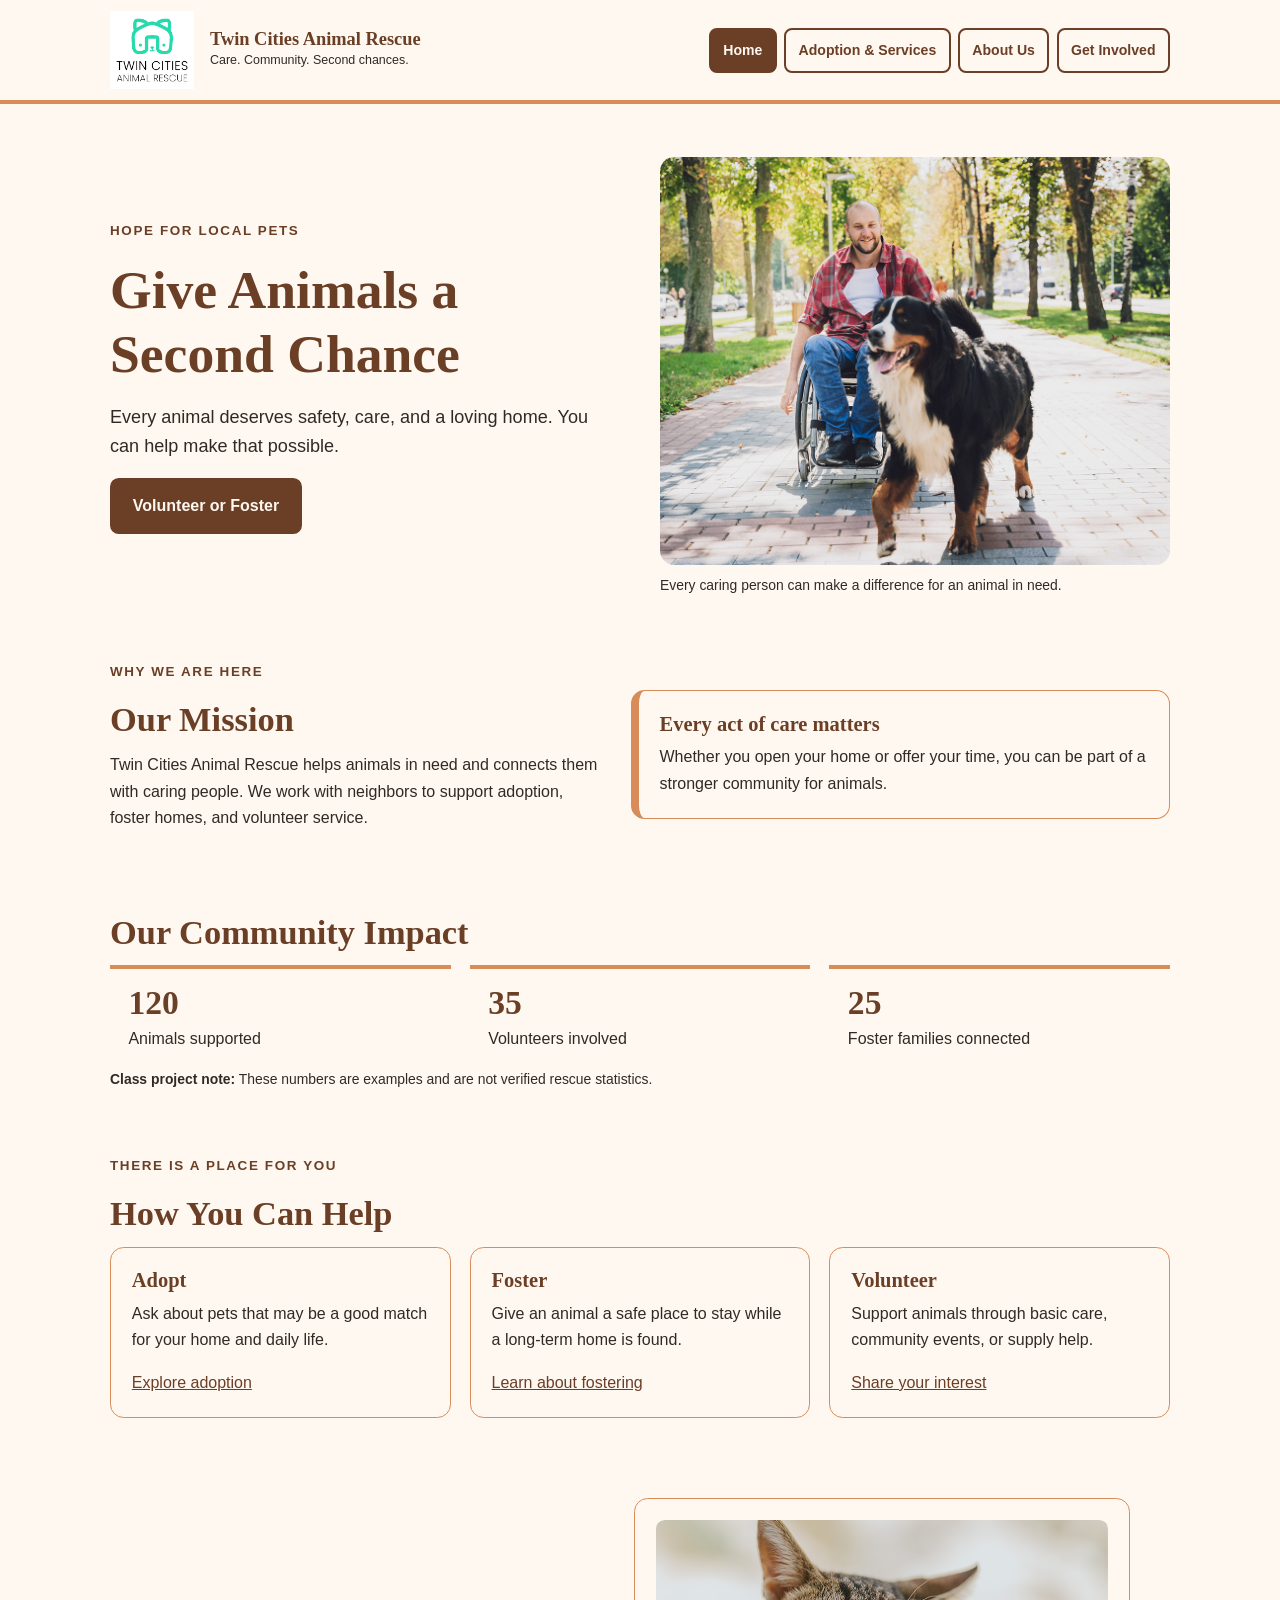
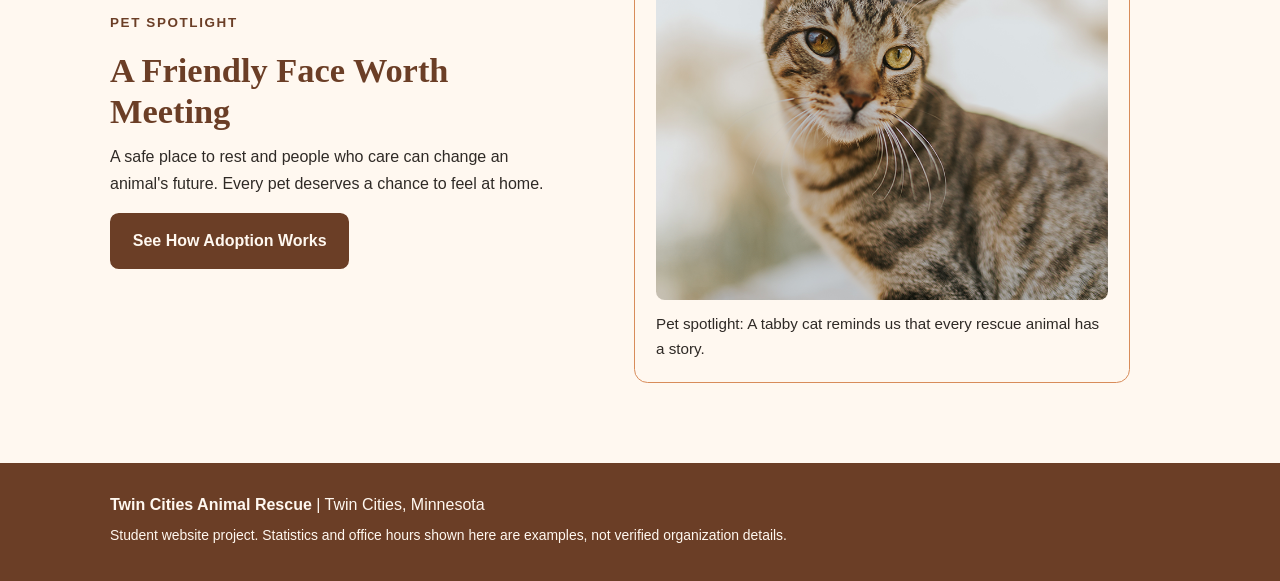
<file: index.html>
<!DOCTYPE html>
<html lang="en">
<head>
  <meta charset="UTF-8">
  <meta name="viewport" content="width=device-width, initial-scale=1.0">
  <meta name="description" content="Learn how to support animal adoption, foster care, and volunteer work with Twin Cities Animal Rescue.">
  <title>Home | Twin Cities Animal Rescue</title>
  <link rel="stylesheet" href="styles.css">
  <script src="script.js" defer></script>
</head>
<body>
  <a class="skip-link" href="#main-content">Skip to main content</a>
  <header class="site-header">
    <div class="header-inner">
      <a class="brand" href="index.html" aria-label="Twin Cities Animal Rescue home">
        <img src="assets/rescue-logo.png" alt="" width="76" height="70">
        <span><span class="brand-name">Twin Cities Animal Rescue</span>
          <span class="brand-tag">Care. Community. Second chances.</span></span>
      </a>
      <nav class="site-nav" aria-label="Main navigation">
        <ul>
          <li><a href="index.html" aria-current="page">Home</a></li>
          <li><a href="services.html">Adoption & Services</a></li>
          <li><a href="about.html">About Us</a></li>
          <li><a href="contact.html">Get Involved</a></li>
        </ul>
      </nav>
    </div>
  </header>
  <main id="main-content" class="page-wrap">
<section class="hero" aria-labelledby="home-heading">
      <div class="hero-copy">
        <p class="eyebrow">Hope for local pets</p>
        <h1 id="home-heading">Give Animals a Second Chance</h1>
        <p class="lead">Every animal deserves safety, care, and a loving home. You can help make that possible.</p>
        <a class="button" href="contact.html">Volunteer or Foster</a>
      </div>
      <figure class="hero-media">
        <picture>
          <source media="(min-width: 760px)" srcset="assets/rescue-feature-large.png">
          <img src="assets/rescue-feature-small.png"
            alt="Person using a wheelchair spending time with a dog on a park path" width="800" height="800">
        </picture>
        <figcaption class="photo-credit">Every caring person can make a difference for an animal in need.</figcaption>
      </figure>
    </section>
    <section class="section split" aria-labelledby="mission-heading">
      <div>
        <p class="eyebrow">Why we are here</p>
        <h2 id="mission-heading">Our Mission</h2>
        <p>Twin Cities Animal Rescue helps animals in need and connects them with caring people. We work with neighbors to support adoption, foster homes, and volunteer service.</p>
      </div>
      <div class="callout">
        <h3>Every act of care matters</h3>
        <p>Whether you open your home or offer your time, you can be part of a stronger community for animals.</p>
      </div>
    </section>
    <section class="section" aria-labelledby="impact-heading">
      <h2 id="impact-heading">Our Community Impact</h2>
      <div class="impact-list">
        <div class="impact-item"><p class="impact-number">120</p><p class="impact-caption">Animals supported</p></div>
        <div class="impact-item"><p class="impact-number">35</p><p class="impact-caption">Volunteers involved</p></div>
        <div class="impact-item"><p class="impact-number">25</p><p class="impact-caption">Foster families connected</p></div>
      </div>
      <p class="note"><strong>Class project note:</strong> These numbers are examples and are not verified rescue statistics.</p>
    </section>
    <section class="section" aria-labelledby="help-heading">
      <p class="eyebrow">There is a place for you</p>
      <h2 id="help-heading">How You Can Help</h2>
      <div class="cards">
        <article class="card"><h3>Adopt</h3><p>Ask about pets that may be a good match for your home and daily life.</p><a href="services.html">Explore adoption</a></article>
        <article class="card"><h3>Foster</h3><p>Give an animal a safe place to stay while a long-term home is found.</p><a href="services.html">Learn about fostering</a></article>
        <article class="card"><h3>Volunteer</h3><p>Support animals through basic care, community events, or supply help.</p><a href="contact.html">Share your interest</a></article>
      </div>
    </section>
    <section class="section split" aria-labelledby="spotlight-heading">
      <div>
        <p class="eyebrow">Pet spotlight</p>
        <h2 id="spotlight-heading">A Friendly Face Worth Meeting</h2>
        <p>A safe place to rest and people who care can change an animal's future. Every pet deserves a chance to feel at home.</p>
        <a class="button" href="services.html">See How Adoption Works</a>
      </div>
      <figure class="spotlight-card">
        <img src="assets/rescue-pet-spotlight.png" alt="Brown striped tabby cat looking at the camera" width="800" height="800" loading="lazy">
        <figcaption>Pet spotlight: A tabby cat reminds us that every rescue animal has a story.</figcaption>
      </figure>
    </section>
  </main>
  <footer class="site-footer">
    <div class="site-footer-inner">
      <p><strong>Twin Cities Animal Rescue</strong> | Twin Cities, Minnesota</p>
      <p class="note">Student website project. Statistics and office hours shown here are examples, not verified organization details.</p>
    </div>
  </footer>
</body>
</html>
</file>
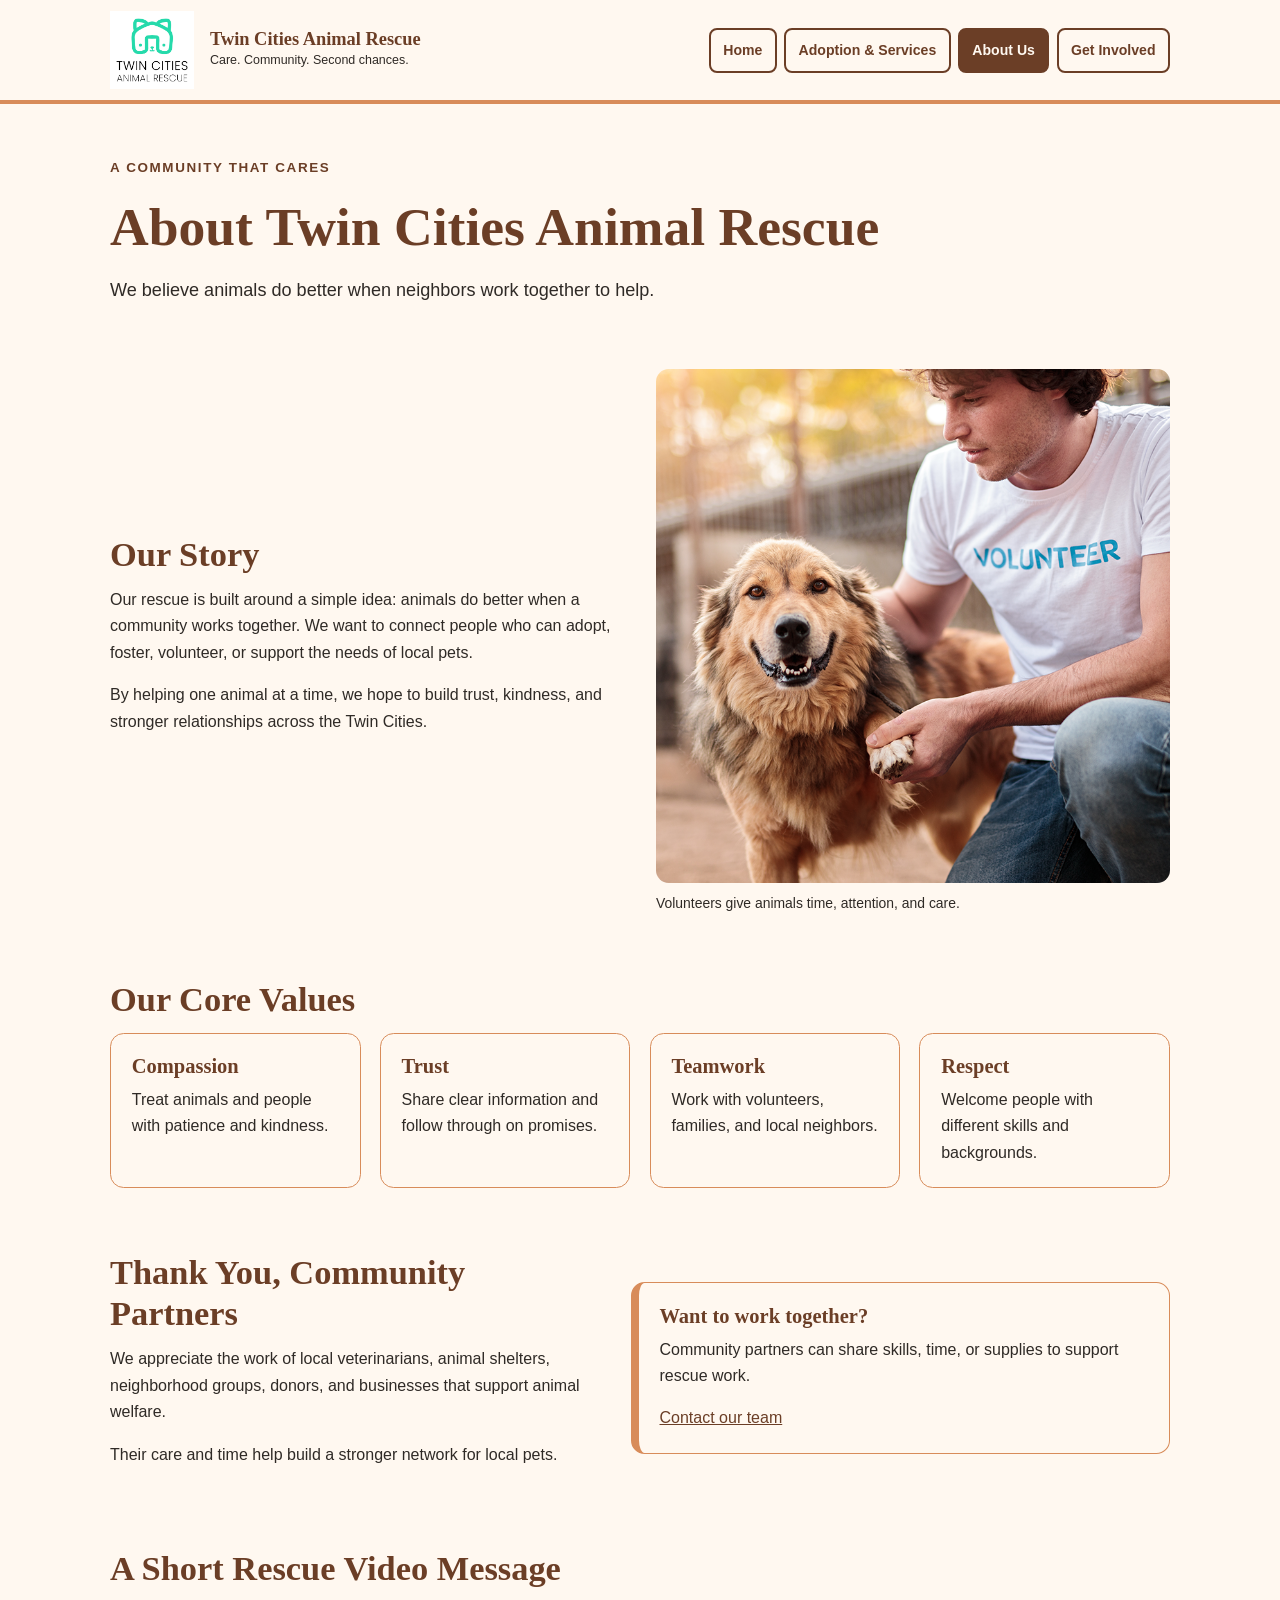
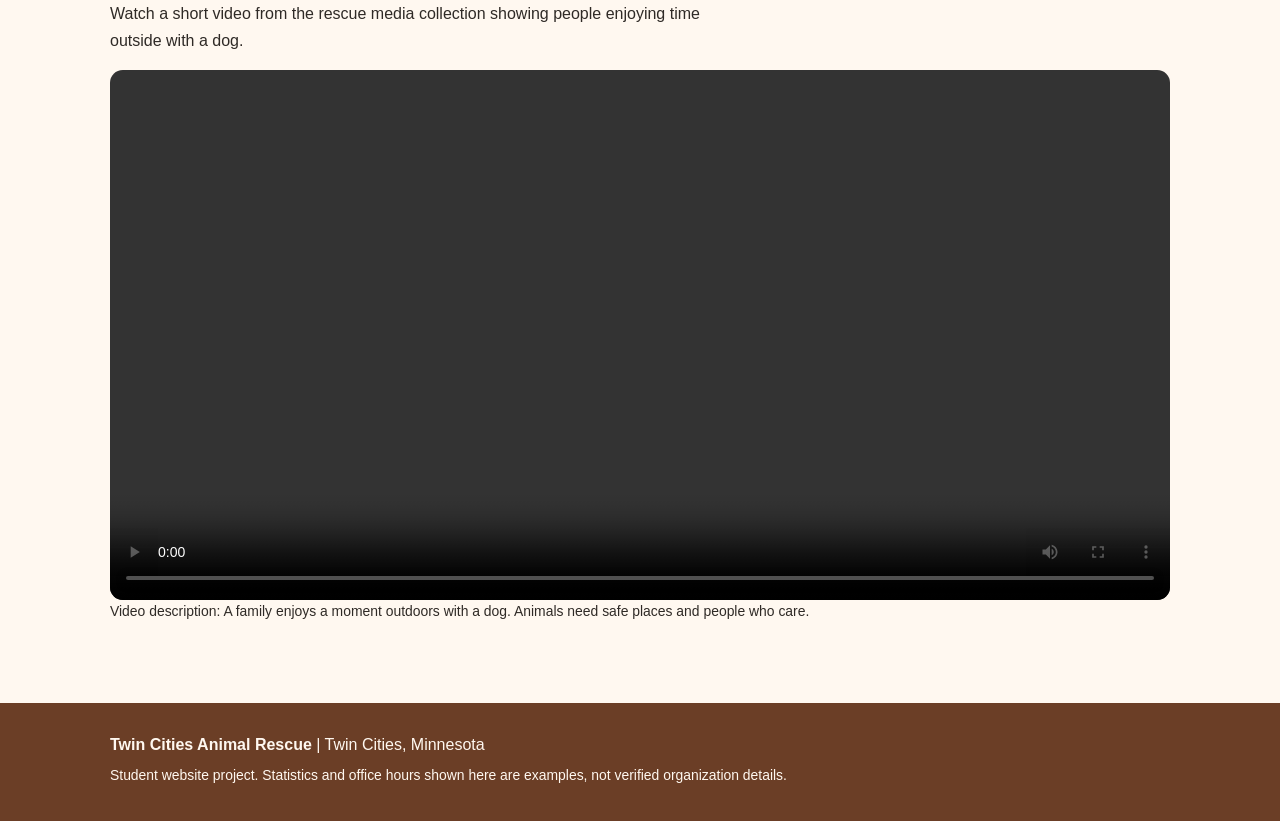
<file: about.html>
<!DOCTYPE html>
<html lang="en">
<head>
  <meta charset="UTF-8">
  <meta name="viewport" content="width=device-width, initial-scale=1.0">
  <meta name="description" content="Learn how to support animal adoption, foster care, and volunteer work with Twin Cities Animal Rescue.">
  <title>About Us | Twin Cities Animal Rescue</title>
  <link rel="stylesheet" href="styles.css">
  <script src="script.js" defer></script>
</head>
<body>
  <a class="skip-link" href="#main-content">Skip to main content</a>
  <header class="site-header">
    <div class="header-inner">
      <a class="brand" href="index.html" aria-label="Twin Cities Animal Rescue home">
        <img src="assets/rescue-logo.png" alt="" width="76" height="70">
        <span><span class="brand-name">Twin Cities Animal Rescue</span>
          <span class="brand-tag">Care. Community. Second chances.</span></span>
      </a>
      <nav class="site-nav" aria-label="Main navigation">
        <ul>
          <li><a href="index.html">Home</a></li>
          <li><a href="services.html">Adoption & Services</a></li>
          <li><a href="about.html" aria-current="page">About Us</a></li>
          <li><a href="contact.html">Get Involved</a></li>
        </ul>
      </nav>
    </div>
  </header>
  <main id="main-content" class="page-wrap">
<p class="eyebrow">A community that cares</p>
    <h1>About Twin Cities Animal Rescue</h1>
    <p class="lead">We believe animals do better when neighbors work together to help.</p>
    <section class="section split" aria-labelledby="story-heading">
      <div>
        <h2 id="story-heading">Our Story</h2>
        <p>Our rescue is built around a simple idea: animals do better when a community works together. We want to connect people who can adopt, foster, volunteer, or support the needs of local pets.</p>
        <p>By helping one animal at a time, we hope to build trust, kindness, and stronger relationships across the Twin Cities.</p>
      </div>
      <figure class="media-card">
        <img src="assets/rescue-volunteer.png" alt="Volunteer in a white shirt gently petting a golden-colored dog" width="800" height="800" loading="lazy">
        <figcaption class="photo-credit">Volunteers give animals time, attention, and care.</figcaption>
      </figure>
    </section>
    <section class="section" aria-labelledby="values-heading">
      <h2 id="values-heading">Our Core Values</h2>
      <div class="value-list">
        <article class="card"><h3>Compassion</h3><p>Treat animals and people with patience and kindness.</p></article>
        <article class="card"><h3>Trust</h3><p>Share clear information and follow through on promises.</p></article>
        <article class="card"><h3>Teamwork</h3><p>Work with volunteers, families, and local neighbors.</p></article>
        <article class="card"><h3>Respect</h3><p>Welcome people with different skills and backgrounds.</p></article>
      </div>
    </section>
    <section class="section split" aria-labelledby="partners-heading">
      <div>
        <h2 id="partners-heading">Thank You, Community Partners</h2>
        <p>We appreciate the work of local veterinarians, animal shelters, neighborhood groups, donors, and businesses that support animal welfare.</p>
        <p>Their care and time help build a stronger network for local pets.</p>
      </div>
      <div class="callout">
        <h3>Want to work together?</h3>
        <p>Community partners can share skills, time, or supplies to support rescue work.</p>
        <a href="contact.html">Contact our team</a>
      </div>
    </section>
    <section class="section" aria-labelledby="video-heading">
      <h2 id="video-heading">A Short Rescue Video Message</h2>
      <p class="section-intro">Watch a short video from the rescue media collection showing people enjoying time outside with a dog.</p>
      <div class="video-frame">
        <video controls preload="metadata" width="800">
          <source src="assets/rescue-message.mp4" type="video/mp4">
          Your browser cannot play this video. <a href="assets/rescue-message.mp4">Open the rescue video file.</a>
        </video>
      </div>
      <p class="note">Video description: A family enjoys a moment outdoors with a dog. Animals need safe places and people who care.</p>
    </section>
  </main>
  <footer class="site-footer">
    <div class="site-footer-inner">
      <p><strong>Twin Cities Animal Rescue</strong> | Twin Cities, Minnesota</p>
      <p class="note">Student website project. Statistics and office hours shown here are examples, not verified organization details.</p>
    </div>
  </footer>
</body>
</html>
</file>
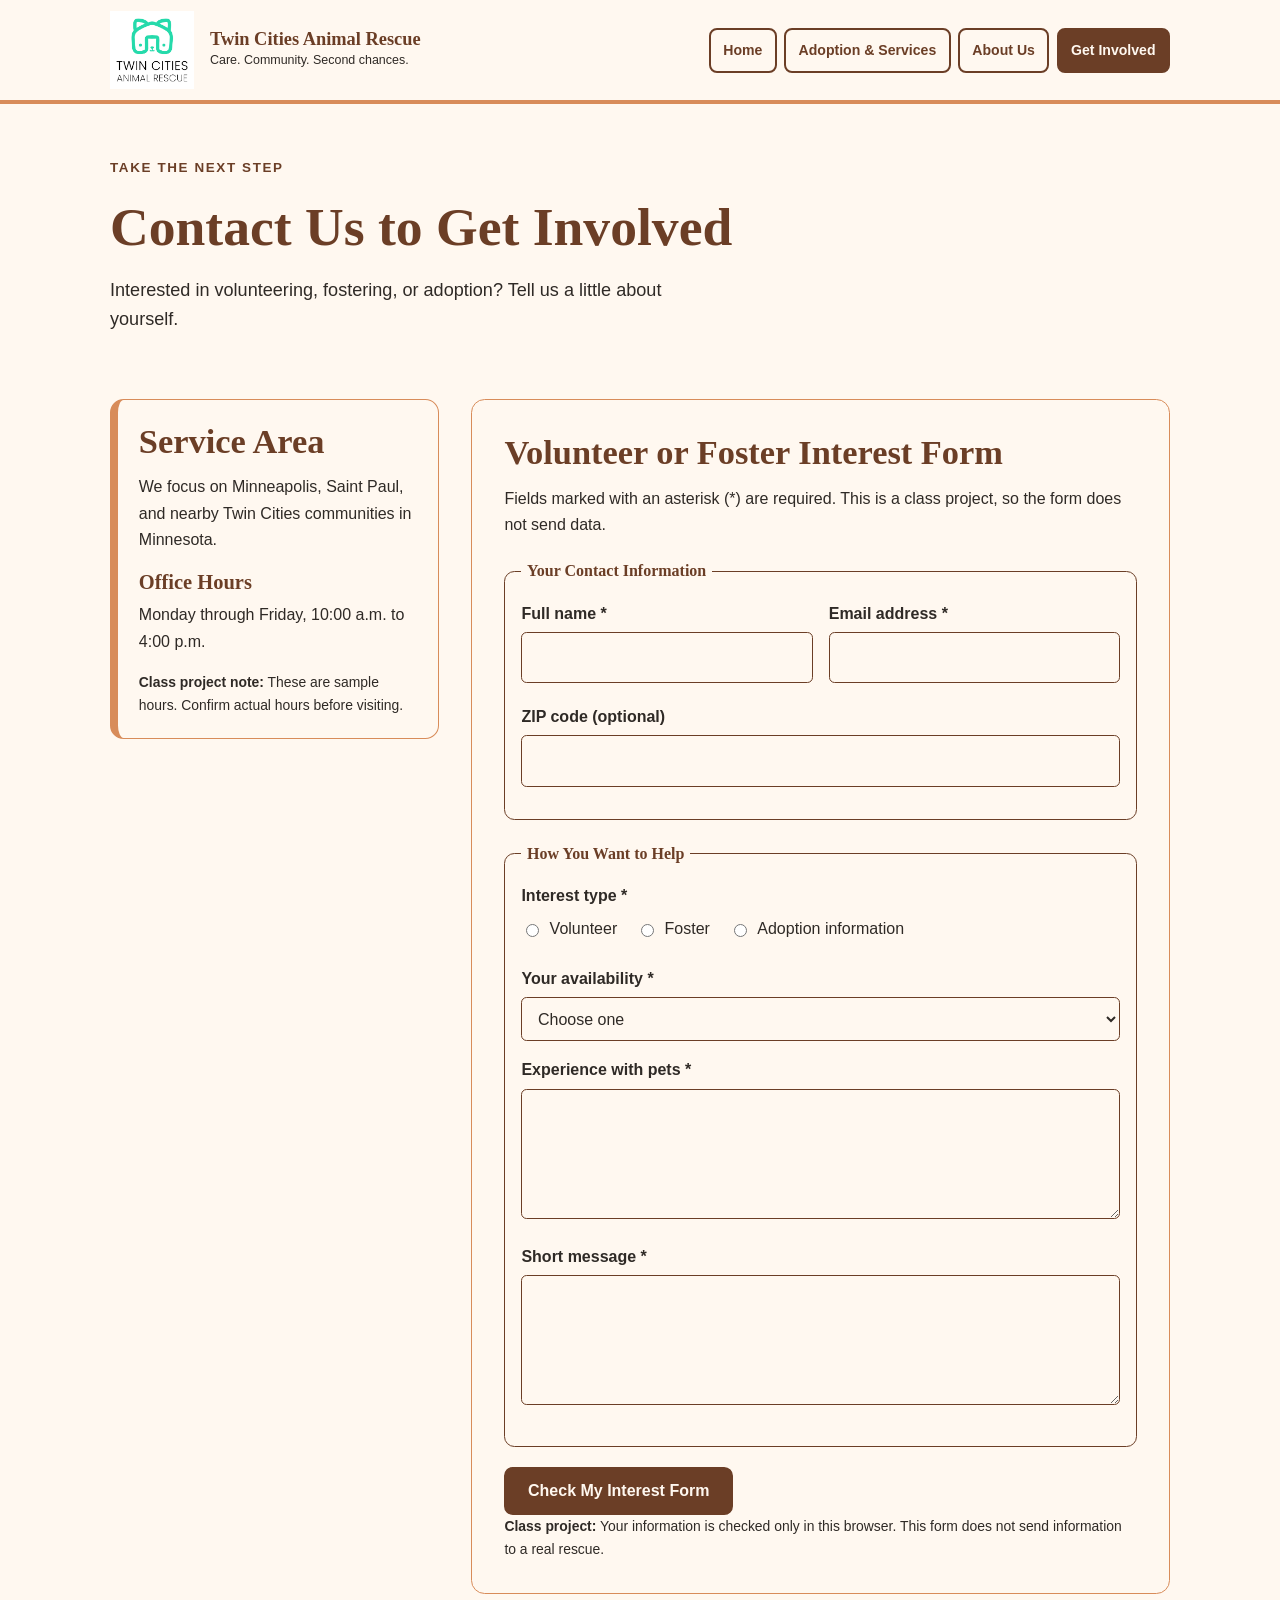
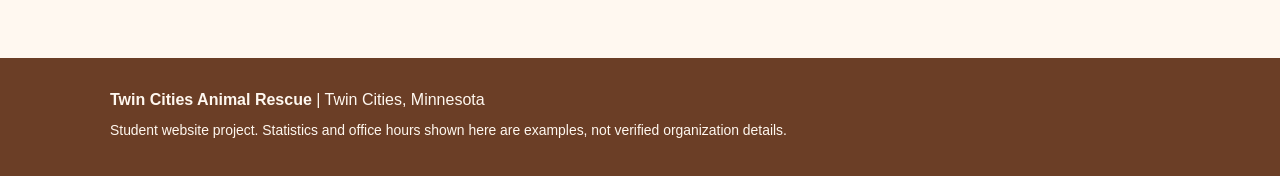
<file: contact.html>
<!DOCTYPE html>
<html lang="en">
<head>
  <meta charset="UTF-8">
  <meta name="viewport" content="width=device-width, initial-scale=1.0">
  <meta name="description" content="Learn how to support animal adoption, foster care, and volunteer work with Twin Cities Animal Rescue.">
  <title>Get Involved | Twin Cities Animal Rescue</title>
  <link rel="stylesheet" href="styles.css">
  <script src="script.js" defer></script>
</head>
<body>
  <a class="skip-link" href="#main-content">Skip to main content</a>
  <header class="site-header">
    <div class="header-inner">
      <a class="brand" href="index.html" aria-label="Twin Cities Animal Rescue home">
        <img src="assets/rescue-logo.png" alt="" width="76" height="70">
        <span><span class="brand-name">Twin Cities Animal Rescue</span>
          <span class="brand-tag">Care. Community. Second chances.</span></span>
      </a>
      <nav class="site-nav" aria-label="Main navigation">
        <ul>
          <li><a href="index.html">Home</a></li>
          <li><a href="services.html">Adoption & Services</a></li>
          <li><a href="about.html">About Us</a></li>
          <li><a href="contact.html" aria-current="page">Get Involved</a></li>
        </ul>
      </nav>
    </div>
  </header>
  <main id="main-content" class="page-wrap">
<p class="eyebrow">Take the next step</p>
    <h1>Contact Us to Get Involved</h1>
    <p class="lead">Interested in volunteering, fostering, or adoption? Tell us a little about yourself.</p>
    <div class="contact-layout section">
      <aside class="callout" aria-labelledby="area-heading">
        <h2 id="area-heading">Service Area</h2>
        <p>We focus on Minneapolis, Saint Paul, and nearby Twin Cities communities in Minnesota.</p>
        <h3>Office Hours</h3>
        <p>Monday through Friday, 10:00 a.m. to 4:00 p.m.</p>
        <p class="note"><strong>Class project note:</strong> These are sample hours. Confirm actual hours before visiting.</p>
      </aside>
      <section class="form-card" aria-labelledby="form-heading">
        <h2 id="form-heading">Volunteer or Foster Interest Form</h2>
        <p>Fields marked with an asterisk (*) are required. This is a class project, so the form does not send data.</p>
        <div id="saved-form-choice" class="saved-form-choice" hidden>
          <p><strong>Saved volunteer role:</strong> <span id="contact-saved-role"></span></p>
          <p class="note">We loaded your saved interest from the services page. You can still change any form answer.</p>
        </div>
        <form action="#" method="post" id="interest-form" novalidate>
          <fieldset>
            <legend>Your Contact Information</legend>
            <div class="form-grid">
              <div class="form-field">
                <label for="full-name">Full name *</label>
                <input type="text" id="full-name" name="full_name" autocomplete="name" minlength="2" maxlength="80" required aria-describedby="name-error">
                <span id="name-error" class="field-error" aria-live="polite"></span>
              </div>
              <div class="form-field">
                <label for="email">Email address *</label>
                <input type="email" id="email" name="email" autocomplete="email" required aria-describedby="email-error">
                <span id="email-error" class="field-error" aria-live="polite"></span>
              </div>
            </div>
            <div class="form-field">
              <label for="zip">ZIP code (optional)</label>
              <input type="text" id="zip" name="zip" autocomplete="postal-code" inputmode="numeric" pattern="[0-9]{5}" title="Enter a five-digit ZIP code" aria-describedby="zip-error">
              <span id="zip-error" class="field-error" aria-live="polite"></span>
            </div>
          </fieldset>
          <fieldset>
            <legend>How You Want to Help</legend>
            <span class="field-label">Interest type *</span>
            <div class="radio-stack">
              <label><input type="radio" name="interest" value="volunteer" required> Volunteer</label>
              <label><input type="radio" name="interest" value="foster"> Foster</label>
              <label><input type="radio" name="interest" value="adoption"> Adoption information</label>
            </div>
            <span id="interest-error" class="field-error" aria-live="polite"></span>
            <div class="form-field">
              <label for="availability">Your availability *</label>
              <select id="availability" name="availability" required aria-describedby="availability-error">
                <option value="">Choose one</option>
                <option value="weekdays">Weekdays</option>
                <option value="evenings">Evenings</option>
                <option value="weekends">Weekends</option>
                <option value="flexible">Flexible schedule</option>
              </select>
              <span id="availability-error" class="field-error" aria-live="polite"></span>
            </div>
            <div class="form-field">
              <label for="experience">Experience with pets *</label>
              <textarea id="experience" name="experience" rows="4" minlength="10" maxlength="500" required aria-describedby="experience-error"></textarea>
              <span id="experience-error" class="field-error" aria-live="polite"></span>
            </div>
            <div class="form-field">
              <label for="message">Short message *</label>
              <textarea id="message" name="message" rows="4" minlength="10" maxlength="600" required aria-describedby="message-error"></textarea>
              <span id="message-error" class="field-error" aria-live="polite"></span>
            </div>
          </fieldset>
          <button type="submit">Check My Interest Form</button>
          <p id="form-status" role="status" aria-live="polite" tabindex="-1"></p>
        </form>
        <p class="note"><strong>Class project:</strong> Your information is checked only in this browser. This form does not send information to a real rescue.</p>
      </section>
    </div>
  </main>
  <footer class="site-footer">
    <div class="site-footer-inner">
      <p><strong>Twin Cities Animal Rescue</strong> | Twin Cities, Minnesota</p>
      <p class="note">Student website project. Statistics and office hours shown here are examples, not verified organization details.</p>
    </div>
  </footer>
</body>
</html>
</file>
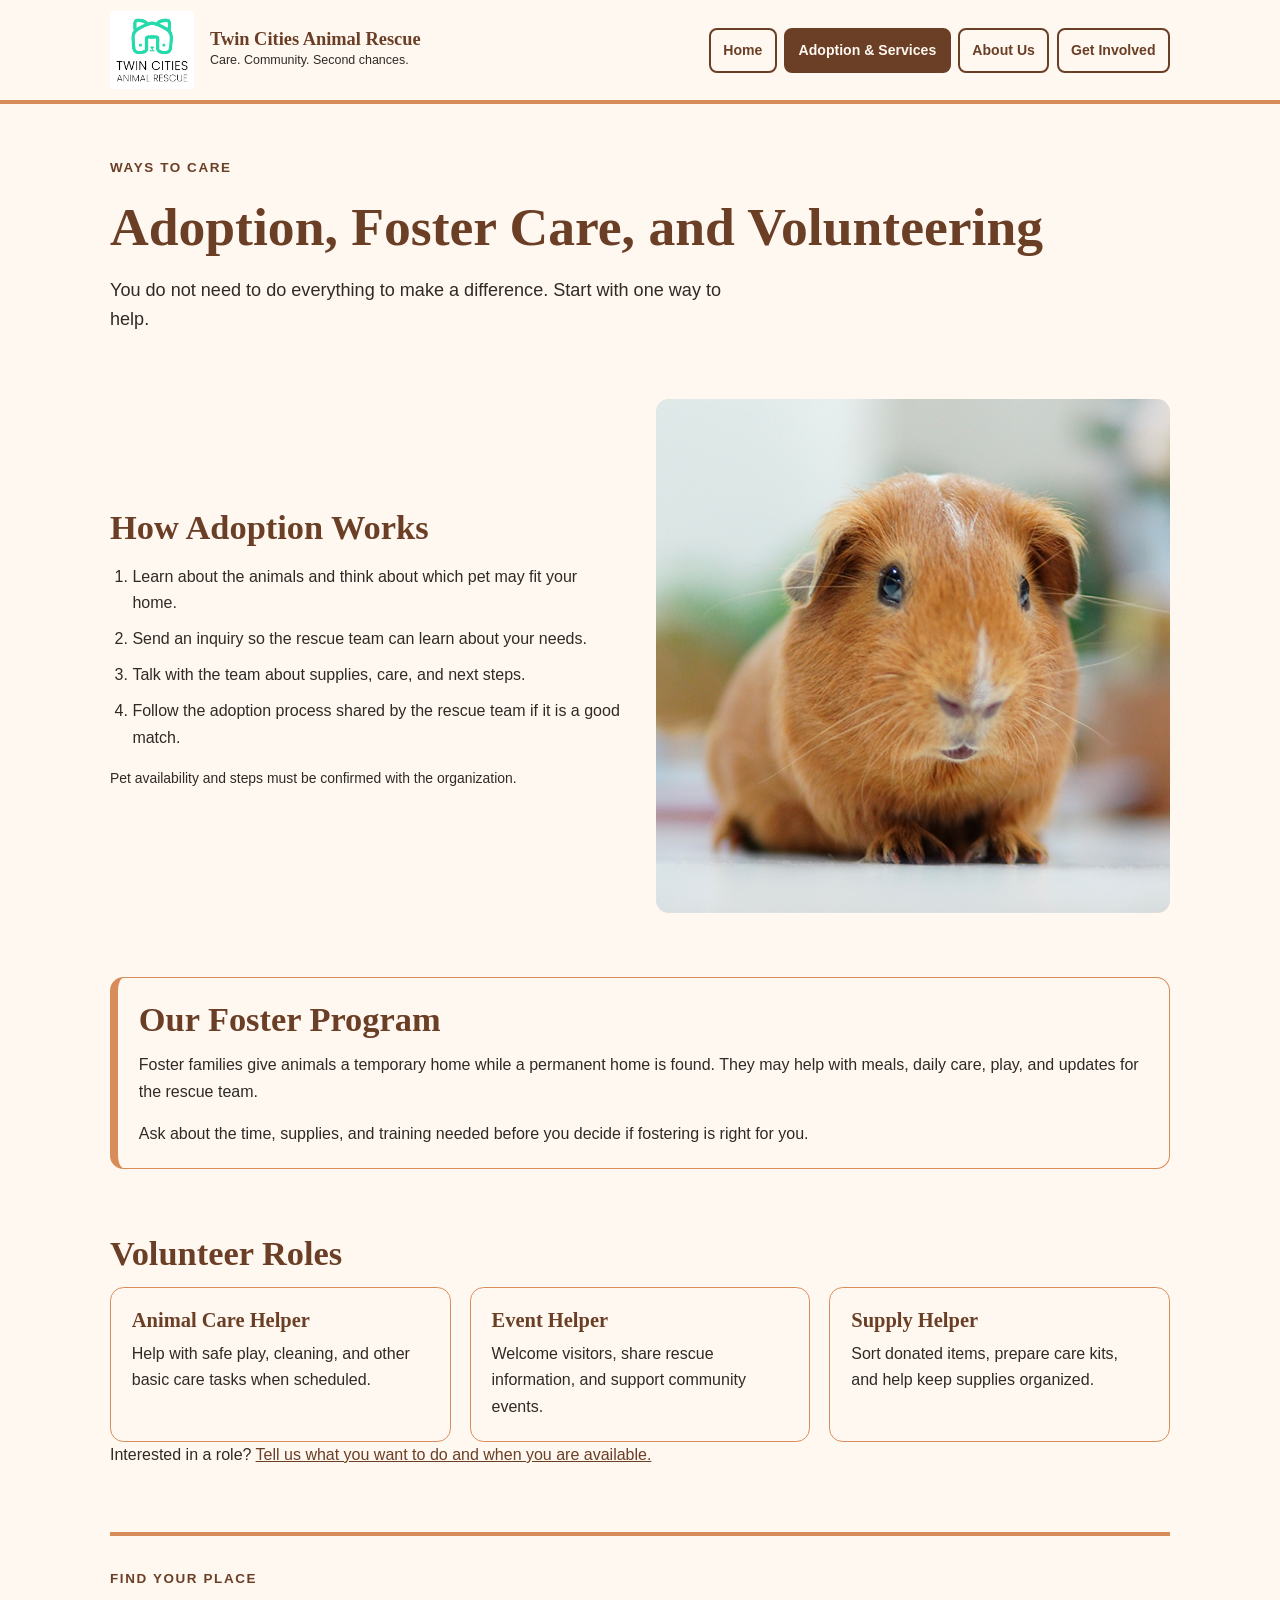
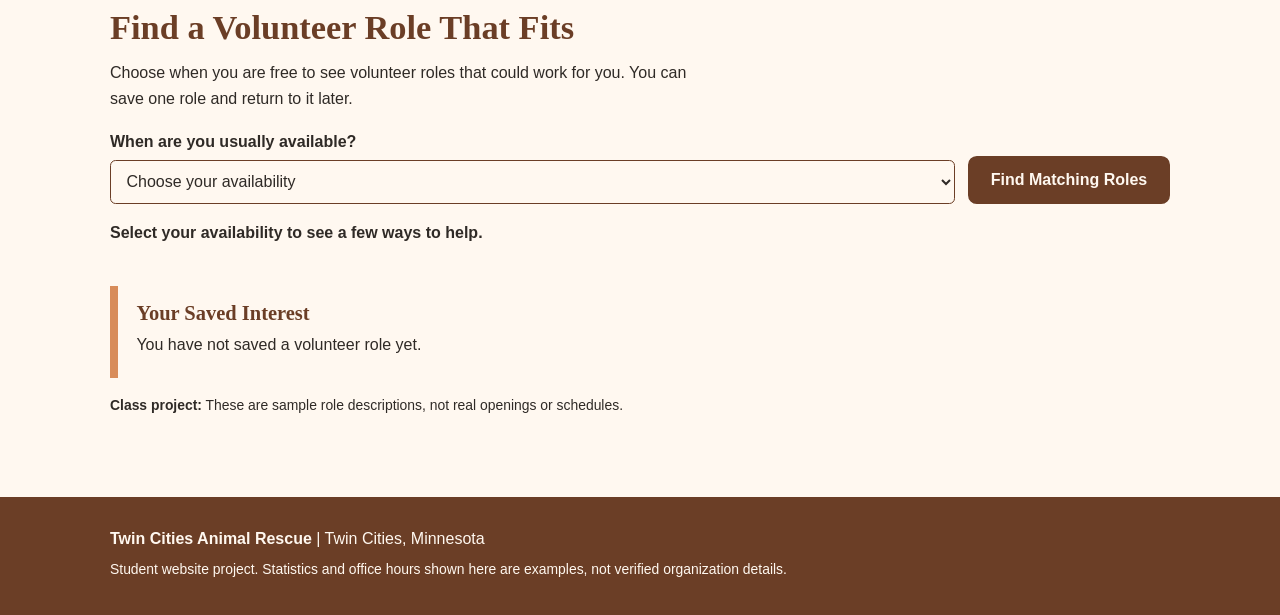
<file: services.html>
<!DOCTYPE html>
<html lang="en">
<head>
  <meta charset="UTF-8">
  <meta name="viewport" content="width=device-width, initial-scale=1.0">
  <meta name="description" content="Learn how to support animal adoption, foster care, and volunteer work with Twin Cities Animal Rescue.">
  <title>Adoption and Services | Twin Cities Animal Rescue</title>
  <link rel="stylesheet" href="styles.css">
  <script src="script.js" defer></script>
</head>
<body>
  <a class="skip-link" href="#main-content">Skip to main content</a>
  <header class="site-header">
    <div class="header-inner">
      <a class="brand" href="index.html" aria-label="Twin Cities Animal Rescue home">
        <img src="assets/rescue-logo.png" alt="" width="76" height="70">
        <span><span class="brand-name">Twin Cities Animal Rescue</span>
          <span class="brand-tag">Care. Community. Second chances.</span></span>
      </a>
      <nav class="site-nav" aria-label="Main navigation">
        <ul>
          <li><a href="index.html">Home</a></li>
          <li><a href="services.html" aria-current="page">Adoption & Services</a></li>
          <li><a href="about.html">About Us</a></li>
          <li><a href="contact.html">Get Involved</a></li>
        </ul>
      </nav>
    </div>
  </header>
  <main id="main-content" class="page-wrap">
<p class="eyebrow">Ways to care</p>
    <h1>Adoption, Foster Care, and Volunteering</h1>
    <p class="lead">You do not need to do everything to make a difference. Start with one way to help.</p>
    <section class="section split" aria-labelledby="adoption-heading">
      <div>
        <h2 id="adoption-heading">How Adoption Works</h2>
        <ol class="list-spaced">
          <li>Learn about the animals and think about which pet may fit your home.</li>
          <li>Send an inquiry so the rescue team can learn about your needs.</li>
          <li>Talk with the team about supplies, care, and next steps.</li>
          <li>Follow the adoption process shared by the rescue team if it is a good match.</li>
        </ol>
        <p class="note">Pet availability and steps must be confirmed with the organization.</p>
      </div>
      <figure class="media-card">
        <img src="assets/rescue-pet.png" alt="Small tan guinea pig resting in a safe indoor space" width="800" height="800">
      </figure>
    </section>
    <section class="section callout" aria-labelledby="foster-heading">
      <h2 id="foster-heading">Our Foster Program</h2>
      <p>Foster families give animals a temporary home while a permanent home is found. They may help with meals, daily care, play, and updates for the rescue team.</p>
      <p>Ask about the time, supplies, and training needed before you decide if fostering is right for you.</p>
    </section>
    <section class="section" aria-labelledby="roles-heading">
      <h2 id="roles-heading">Volunteer Roles</h2>
      <div class="cards">
        <article class="card"><h3>Animal Care Helper</h3><p>Help with safe play, cleaning, and other basic care tasks when scheduled.</p></article>
        <article class="card"><h3>Event Helper</h3><p>Welcome visitors, share rescue information, and support community events.</p></article>
        <article class="card"><h3>Supply Helper</h3><p>Sort donated items, prepare care kits, and help keep supplies organized.</p></article>
      </div>
      <p class="section-intro">Interested in a role? <a href="contact.html">Tell us what you want to do and when you are available.</a></p>
    </section>
    <section class="section match-section" id="find-a-role" aria-labelledby="match-heading">
      <p class="eyebrow">Find your place</p>
      <h2 id="match-heading">Find a Volunteer Role That Fits</h2>
      <p class="section-intro">Choose when you are free to see volunteer roles that could work for you. You can save one role and return to it later.</p>
      <div class="match-controls">
        <div class="form-field">
          <label for="role-availability">When are you usually available?</label>
          <select id="role-availability" name="role-availability">
            <option value="">Choose your availability</option>
            <option value="weekdays">Weekdays</option>
            <option value="evenings">Evenings</option>
            <option value="weekends">Weekends</option>
            <option value="flexible">Flexible schedule</option>
          </select>
        </div>
        <button type="button" class="button action-button" id="show-roles">Find Matching Roles</button>
      </div>
      <p id="match-feedback" class="match-feedback" role="status" aria-live="polite">Select your availability to see a few ways to help.</p>
      <div id="role-results" class="match-results" aria-label="Volunteer role matches"></div>
      <div class="saved-role-box" aria-live="polite" aria-atomic="true">
        <h3>Your Saved Interest</h3>
        <p id="saved-role-summary">You have not saved a volunteer role yet.</p>
        <a class="text-link" id="saved-role-contact" href="contact.html" hidden>Continue to the interest form</a>
      </div>
      <p class="note"><strong>Class project:</strong> These are sample role descriptions, not real openings or schedules.</p>
    </section>
  </main>
  <footer class="site-footer">
    <div class="site-footer-inner">
      <p><strong>Twin Cities Animal Rescue</strong> | Twin Cities, Minnesota</p>
      <p class="note">Student website project. Statistics and office hours shown here are examples, not verified organization details.</p>
    </div>
  </footer>
</body>
</html>
</file>
<file: styles.css>
/* Twin Cities Animal Rescue | Touchstone 3
   Four main colors: cream, brown, peach, and charcoal.
   Font families: Georgia for headings, Arial for body text.
   Mobile-first layout; Flexbox and a wider-screen media query.
*/
:root {
  --cream: #FFF8F0;
  --brown: #6B3E26;
  --peach: #D88C5A;
  --charcoal: #2F2A26;
}
* { box-sizing: border-box; }
html { scroll-behavior: smooth; }
body {
  margin: 0;
  background: var(--cream);
  color: var(--charcoal);
  font: 1rem/1.65 Arial, sans-serif;
}
img, video { max-width: 100%; height: auto; display: block; }
a { color: var(--brown); }
a:hover { text-decoration-thickness: 2px; }
a:focus-visible, button:focus-visible, input:focus-visible,
select:focus-visible, textarea:focus-visible {
  outline: 3px solid var(--brown);
  outline-offset: 3px;
}
h1, h2, h3 { font-family: Georgia, serif; line-height: 1.2; color: var(--brown); }
h1 { font-size: clamp(2.1rem, 7vw, 3.35rem); margin: 0 0 1rem; }
h2 { font-size: clamp(1.55rem, 4vw, 2.15rem); margin: 0 0 .75rem; }
h3 { font-size: 1.28rem; margin: 0 0 .5rem; }
p { margin: 0 0 1rem; }
ul, ol { padding-left: 1.4rem; }
li + li { margin-top: .38rem; }
.skip-link {
  position: absolute;
  top: -6rem;
  left: 1rem;
  background: var(--peach);
  color: var(--charcoal);
  padding: .5rem 1rem;
  z-index: 10;
}
.skip-link:focus { top: .75rem; }
.site-header { background: var(--cream); border-bottom: 4px solid var(--peach); }
.header-inner, .site-footer-inner, .page-wrap { max-width: 1100px; margin: 0 auto; }
.header-inner { padding: 1rem 1.25rem; display: flex; flex-direction: column; gap: .9rem; }
.brand { display: flex; align-items: center; gap: 1rem; text-decoration: none; }
.brand img { width: 76px; height: 70px; object-fit: contain; }
.brand-name { font: bold 1.15rem/1.15 Georgia, serif; color: var(--brown); display: block; }
.brand-tag { font-size: .78rem; color: var(--charcoal); display: block; }
.site-nav ul { list-style: none; padding: 0; margin: 0; display: flex; flex-wrap: wrap; gap: .45rem; }
.site-nav li { margin: 0; flex: 1 1 calc(50% - .45rem); }
.site-nav a {
  display: block;
  padding: .55rem .7rem;
  text-align: center;
  text-decoration: none;
  border: 2px solid var(--brown);
  border-radius: .5rem;
  color: var(--brown);
  font-size: .9rem;
  font-weight: bold;
}
.site-nav a[aria-current="page"] { background: var(--brown); color: var(--cream); }
.site-nav a:hover { background: var(--peach); color: var(--charcoal); }
.page-wrap { padding: 2rem 1.25rem 4rem; }
.section { margin-top: 3rem; }
.section-intro { max-width: 68ch; }
.eyebrow { color: var(--brown); font-size: .84rem; font-weight: bold; letter-spacing: .12em; text-transform: uppercase; }
.lead { font-size: 1.13rem; max-width: 62ch; }
.hero {
  display: flex;
  flex-direction: column;
  align-items: stretch;
  gap: 1.5rem;
}
.hero-copy { padding: 1rem 0 0; }
.hero-media { margin: 0; }
.hero-media picture img { width: 100%; border-radius: .9rem; aspect-ratio: 4 / 3; object-fit: cover; }
.photo-credit { font-size: .87rem; margin-top: .55rem; }
.button {
  display: inline-block;
  padding: .8rem 1.3rem;
  border-radius: .55rem;
  background: var(--brown);
  color: var(--cream);
  font-weight: bold;
  text-decoration: none;
  border: 2px solid var(--brown);
}
.button:hover { background: var(--peach); color: var(--charcoal); }
.card, .callout, .form-card, .spotlight-card {
  border: 1px solid var(--peach);
  border-radius: .85rem;
  padding: 1.3rem;
  background: var(--cream);
}
.callout { border-left: .5rem solid var(--peach); }
.cards, .split, .impact-list, .value-list, .contact-layout, .form-grid {
  display: flex;
  flex-direction: column;
  gap: 1rem;
}
.cards > *, .split > *, .impact-list > *, .value-list > *, .contact-layout > * { min-width: 0; }
.card p:last-child, .callout p:last-child, .form-card p:last-child { margin-bottom: 0; }
.impact-item { flex: 1; padding: 1rem 1.15rem; border-top: 4px solid var(--peach); }
.impact-number { font: bold 2.1rem/1.1 Georgia, serif; color: var(--brown); margin: 0 0 .25rem; }
.impact-caption { margin: 0; }
.note { font-size: .87rem; }
.media-card { margin: 0; }
.media-card img { width: 100%; object-fit: cover; border-radius: .8rem; }
.spotlight-card img { width: 100%; max-height: 380px; object-fit: cover; border-radius: .55rem; }
.spotlight-card figcaption { margin-top: .7rem; font-size: .95rem; }
.bullet-clean { list-style: none; padding-left: 0; }
.bullet-clean li { padding: .55rem 0; border-bottom: 1px solid var(--peach); }
.list-spaced li { margin-bottom: .6rem; }
.video-frame video { width: 100%; border-radius: .8rem; }
.form-card { padding: 1.35rem; }
form { margin-top: 1.25rem; }
fieldset { margin: 0 0 1.3rem; padding: 1rem; border: 1px solid var(--brown); border-radius: .65rem; }
legend { font-family: Georgia, serif; color: var(--brown); font-weight: bold; padding: 0 .35rem; }
.form-field { flex: 1; min-width: 0; margin-bottom: 1rem; }
label, .field-label { display: block; font-weight: bold; margin-bottom: .3rem; }
input[type="text"], input[type="email"], select, textarea {
  width: 100%;
  padding: .72rem;
  border: 1px solid var(--brown);
  border-radius: .35rem;
  background: var(--cream);
  color: var(--charcoal);
  font: inherit;
}
textarea { resize: vertical; }
.radio-stack { display: flex; flex-wrap: wrap; gap: .55rem 1.2rem; margin: .4rem 0 1.2rem; }
.radio-stack label { display: inline-flex; gap: .45rem; align-items: center; font-weight: normal; }
input[type="radio"] { accent-color: var(--brown); }
button[type="submit"] {
  background: var(--brown);
  color: var(--cream);
  font: bold 1rem Arial, sans-serif;
  padding: .8rem 1.35rem;
  border: 2px solid var(--brown);
  border-radius: .55rem;
  cursor: pointer;
}
button[type="submit"]:hover { background: var(--peach); color: var(--charcoal); }
.site-footer { background: var(--brown); color: var(--cream); }
.site-footer-inner { padding: 1.8rem 1.25rem; }
.site-footer p { margin: 0 0 .35rem; }
.site-footer a { color: var(--cream); }
@media (min-width: 760px) {
  .header-inner { flex-direction: row; justify-content: space-between; align-items: center; gap: 1.5rem; }
  .site-nav ul { flex-wrap: nowrap; }
  .site-nav li { flex: 0 0 auto; }
  .site-nav a { font-size: .88rem; padding: .55rem .78rem; }
  .page-wrap { padding-top: 3.3rem; }
  .hero { flex-direction: row; align-items: center; gap: 2.5rem; }
  .hero-copy, .hero-media { flex: 1 1 0; }
  .hero-copy { padding: 0; }
  .cards, .impact-list, .value-list { flex-direction: row; gap: 1.2rem; }
  .cards > *, .value-list > * { flex: 1 1 0; }
  .split { flex-direction: row; align-items: center; gap: 2rem; }
  .split > * { flex: 1 1 0; }
  .contact-layout { flex-direction: row; align-items: flex-start; gap: 2rem; }
  .contact-layout > :first-child { flex: 0 1 32%; }
  .contact-layout > :last-child { flex: 1 1 68%; }
  .form-grid { flex-direction: row; }
  .section { margin-top: 4rem; }
}
@media (min-width: 980px) {
  .header-inner { padding-top: .7rem; padding-bottom: .7rem; }
  .brand img { width: 84px; height: 78px; }
  .hero-media picture img { aspect-ratio: 5 / 4; }
  .form-card { padding: 2rem; }
}

/* Touchstone 4: Interactive volunteer role matching and field validation.
   The color palette and font choices remain the same as Touchstone 3. */
.match-section { border-top: 4px solid var(--peach); padding-top: 2rem; }
.match-controls { display: flex; flex-direction: column; gap: .8rem; align-items: stretch; }
.match-controls .form-field { margin: 0; }
.action-button { cursor: pointer; font: bold 1rem Arial, sans-serif; }
.match-feedback { margin: 1rem 0; font-weight: bold; }
.match-results { display: flex; flex-direction: column; gap: 1rem; margin-bottom: 1.5rem; }
.match-card { border: 2px solid var(--peach); border-radius: .8rem; padding: 1.15rem; background: var(--cream); flex: 1; }
.match-card h3 { margin-bottom: .45rem; }
.match-card p { margin: 0 0 .8rem; }
.match-card .role-times { font-weight: bold; }
.match-card button { background: var(--brown); color: var(--cream); padding: .65rem 1rem; border: 2px solid var(--brown); border-radius: .5rem; cursor: pointer; font: bold .94rem Arial, sans-serif; }
.match-card button:hover { background: var(--peach); color: var(--charcoal); }
.match-card.is-saved { border: 3px solid var(--brown); }
.saved-role-box, .saved-form-choice { border-left: .5rem solid var(--peach); background: var(--cream); padding: .95rem 1.15rem; margin: 1rem 0; }
.saved-role-box h3 { margin-bottom: .35rem; }
.saved-role-box p, .saved-form-choice p { margin-bottom: .3rem; }
.field-error { display: block; min-height: 0; margin-top: .3rem; font-size: .88rem; font-weight: bold; color: #7A271A; }
.field-error:not(:empty) { padding: .2rem .4rem; border-left: 3px solid #7A271A; }
input[aria-invalid="true"], select[aria-invalid="true"], textarea[aria-invalid="true"] { border: 3px solid #7A271A; }
#form-status:not(:empty) { margin-top: 1rem; padding: .85rem; border: 2px solid var(--brown); border-radius: .5rem; font-weight: bold; }
#form-status.is-error { border-color: #7A271A; }
[hidden] { display: none !important; }
@media (min-width: 760px) {
  .match-controls { flex-direction: row; align-items: flex-end; }
  .match-controls .form-field { flex: 1; }
  .match-results { flex-direction: row; flex-wrap: wrap; }
  .match-results > * { flex: 1 1 220px; }
}
</file>
